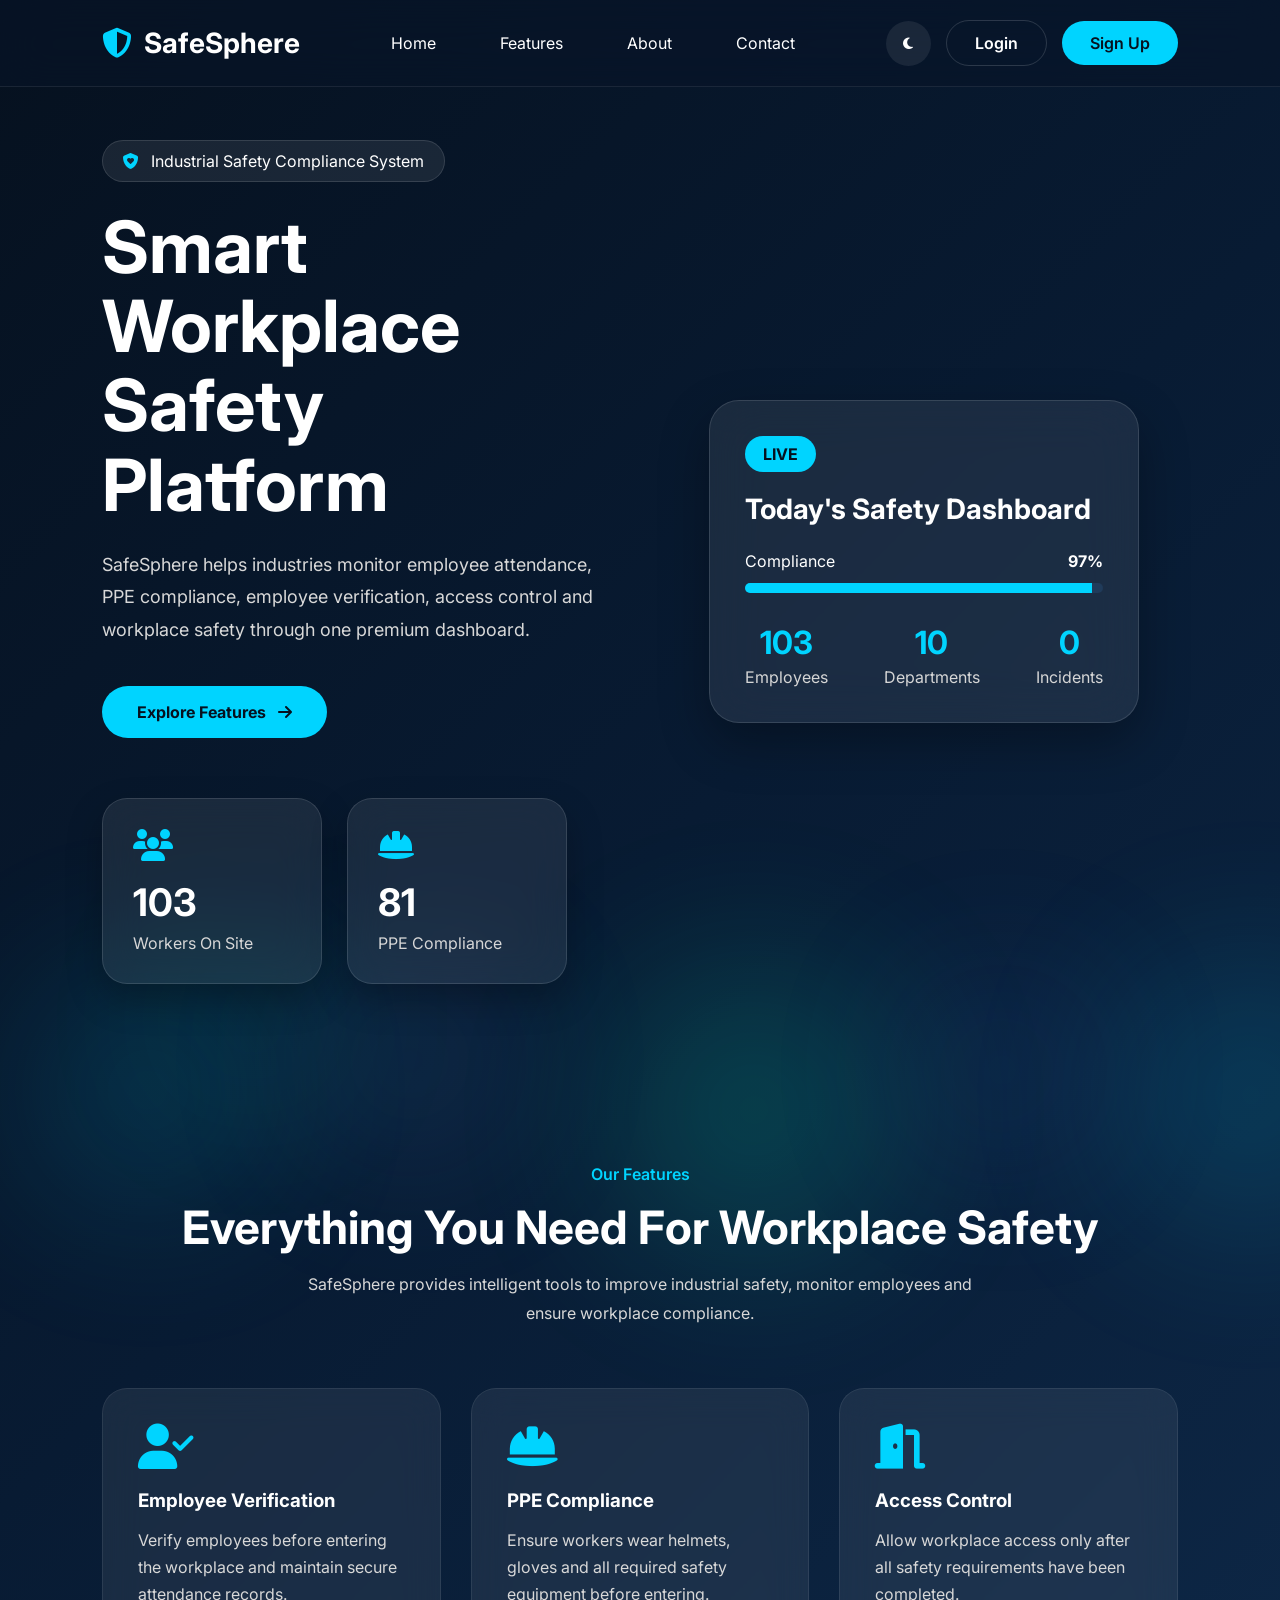
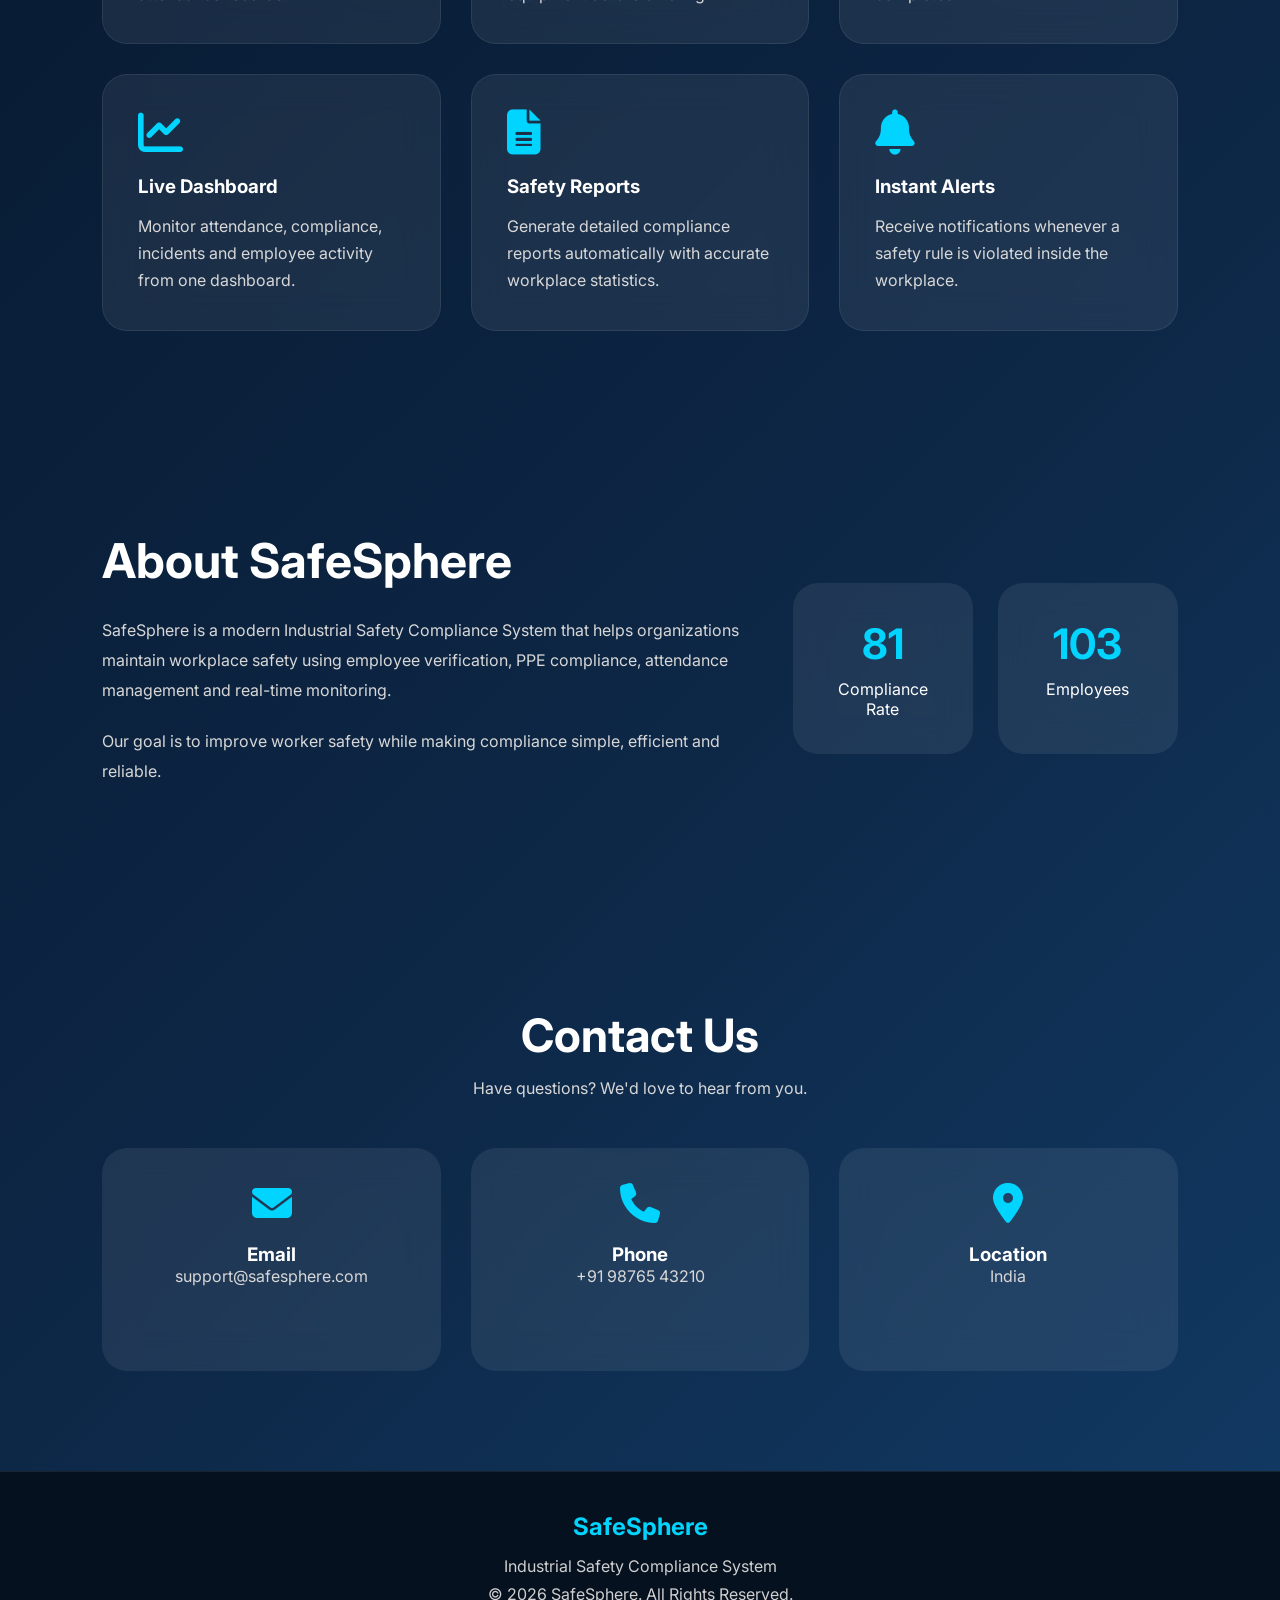
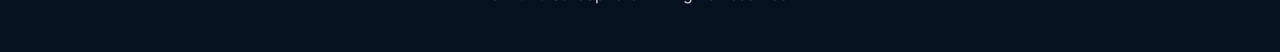
<file: index.html>
<!DOCTYPE html>
<html lang="en">

<head>

    <meta charset="UTF-8">
    <meta name="viewport" content="width=device-width, initial-scale=1.0">

    <title>SafeSphere | Industrial Safety Compliance System</title>

    <!-- Font Awesome -->
    <link rel="stylesheet"
        href="https://cdnjs.cloudflare.com/ajax/libs/font-awesome/6.6.0/css/all.min.css">

    <!-- Google Font -->
    <link href="https://fonts.googleapis.com/css2?family=Inter:wght@300;400;500;600;700;800&display=swap"
        rel="stylesheet">

    <!-- CSS -->
    <link rel="stylesheet" href="css/index.css">

</head>

<body>

    <!-- ================= BACKGROUND ================= -->

    <div class="bg-circle circle1"></div>
    <div class="bg-circle circle2"></div>
    <div class="bg-circle circle3"></div>
    <div class="bg-circle circle4"></div>
    <div class="bg-circle circle5"></div>
    <div class="bg-circle circle6"></div>

    <!-- ================= NAVBAR ================= -->

    <nav class="navbar">

        <div class="logo">

            <i class="fa-solid fa-shield-halved"></i>

            <h2>SafeSphere</h2>

        </div>

        <ul class="nav-links">

            <li><a href="#" class="active">Home</a></li>

            <li><a href="#features">Features</a></li>

            <li><a href="#about">About</a></li>

            <li><a href="#contact">Contact</a></li>

        </ul>

        <div class="nav-buttons">

            <button id="theme-btn">

                <i class="fa-solid fa-moon"></i>

            </button>

            <a href="login.html" class="login-btn">

                Login

            </a>

            <a href="signup.html" class="signup-btn">

                Sign Up

            </a>

        </div>

    </nav>

    <!-- ================= HERO ================= -->

    <section class="hero">

        <div class="hero-left">

            <span class="tag">

                <i class="fa-solid fa-shield-heart"></i>

                Industrial Safety Compliance System

            </span>

            <h1>

                Smart Workplace

                <br>

                Safety Platform

            </h1>

            <p>

                SafeSphere helps industries monitor employee attendance,
                PPE compliance, employee verification,
                access control and workplace safety
                through one premium dashboard.

            </p>

            <div class="hero-buttons">

                <a href="#features" class="secondary">

                    Explore Features

                    <i class="fa-solid fa-arrow-right"></i>

                </a>

            </div>

            <div class="stats-row">

                <div class="glass-card">

                    <i class="fa-solid fa-users"></i>

                    <h2>124+</h2>

                    <span>Workers On Site</span>

                </div>

                <div class="glass-card">

                    <i class="fa-solid fa-helmet-safety"></i>

                    <h2>97%</h2>

                    <span>PPE Compliance</span>

                </div>

            </div>

        </div>

        <div class="hero-right">

            <div class="dashboard-card">

                <div class="status">

                    LIVE

                </div>

                <h3>

                    Today's Safety Dashboard

                </h3>

                <div class="progress-box">

                    <span>Compliance</span>

                    <strong>97%</strong>

                </div>

                <div class="progress">

                    <div class="progress-fill"></div>

                </div>

                <div class="dashboard-stats">

                    <div>

                        <h4>124</h4>

                        <p>Employees</p>

                    </div>

                    <div>

                        <h4>12</h4>

                        <p>Departments</p>

                    </div>

                    <div>

                        <h4>0</h4>

                        <p>Incidents</p>

                    </div>

                </div>

            </div>

        </div>

    </section>
        <!-- ================= FEATURES ================= -->

    <section class="features" id="features">

        <div class="section-title">

            <span>Our Features</span>

            <h2>Everything You Need For Workplace Safety</h2>

            <p>
                SafeSphere provides intelligent tools to improve industrial
                safety, monitor employees and ensure workplace compliance.
            </p>

        </div>

        <div class="feature-grid">

            <div class="feature-card">

                <i class="fa-solid fa-user-check"></i>

                <h3>Employee Verification</h3>

                <p>
                    Verify employees before entering the workplace and
                    maintain secure attendance records.
                </p>

            </div>

            <div class="feature-card">

                <i class="fa-solid fa-helmet-safety"></i>

                <h3>PPE Compliance</h3>

                <p>
                    Ensure workers wear helmets, gloves and all required
                    safety equipment before entering.
                </p>

            </div>

            <div class="feature-card">

                <i class="fa-solid fa-door-open"></i>

                <h3>Access Control</h3>

                <p>
                    Allow workplace access only after all safety
                    requirements have been completed.
                </p>

            </div>

            <div class="feature-card">

                <i class="fa-solid fa-chart-line"></i>

                <h3>Live Dashboard</h3>

                <p>
                    Monitor attendance, compliance,
                    incidents and employee activity
                    from one dashboard.
                </p>

            </div>

            <div class="feature-card">

                <i class="fa-solid fa-file-lines"></i>

                <h3>Safety Reports</h3>

                <p>
                    Generate detailed compliance
                    reports automatically with
                    accurate workplace statistics.
                </p>

            </div>

            <div class="feature-card">

                <i class="fa-solid fa-bell"></i>

                <h3>Instant Alerts</h3>

                <p>
                    Receive notifications whenever
                    a safety rule is violated
                    inside the workplace.
                </p>

            </div>

        </div>

    </section>

    <!-- ================= ABOUT ================= -->

    <section class="about" id="about">

        <div class="about-left">

            <h2>About SafeSphere</h2>

            <p>

                SafeSphere is a modern Industrial Safety Compliance
                System that helps organizations maintain workplace
                safety using employee verification, PPE compliance,
                attendance management and real-time monitoring.

            </p>

            <p>

                Our goal is to improve worker safety while making
                compliance simple, efficient and reliable.

            </p>

        </div>

        <div class="about-right">

            <div class="about-card">

                <h3>97%</h3>

                <span>Compliance Rate</span>

            </div>

            <div class="about-card">

                <h3>124+</h3>

                <span>Employees</span>

            </div>

        </div>

    </section>

    <!-- ================= CONTACT ================= -->

    <section class="contact" id="contact">

        <h2>Contact Us</h2>

        <p>
            Have questions? We'd love to hear from you.
        </p>

        <div class="contact-grid">

            <div class="contact-card">

                <i class="fa-solid fa-envelope"></i>

                <h3>Email</h3>

                <p>support@safesphere.com</p>

            </div>

            <div class="contact-card">

                <i class="fa-solid fa-phone"></i>

                <h3>Phone</h3>

                <p>+91 98765 43210</p>

            </div>

            <div class="contact-card">

                <i class="fa-solid fa-location-dot"></i>

                <h3>Location</h3>

                <p>India</p>

            </div>

        </div>

    </section>

    <!-- ================= FOOTER ================= -->

    <footer>

        <div class="footer-content">

            <h2>SafeSphere</h2>

            <p>

                Industrial Safety Compliance System

            </p>

            <p>

                © 2026 SafeSphere. All Rights Reserved.

            </p>

        </div>

    </footer>

    <script src="js/index.js"></script>

</body>

</html>
</file>
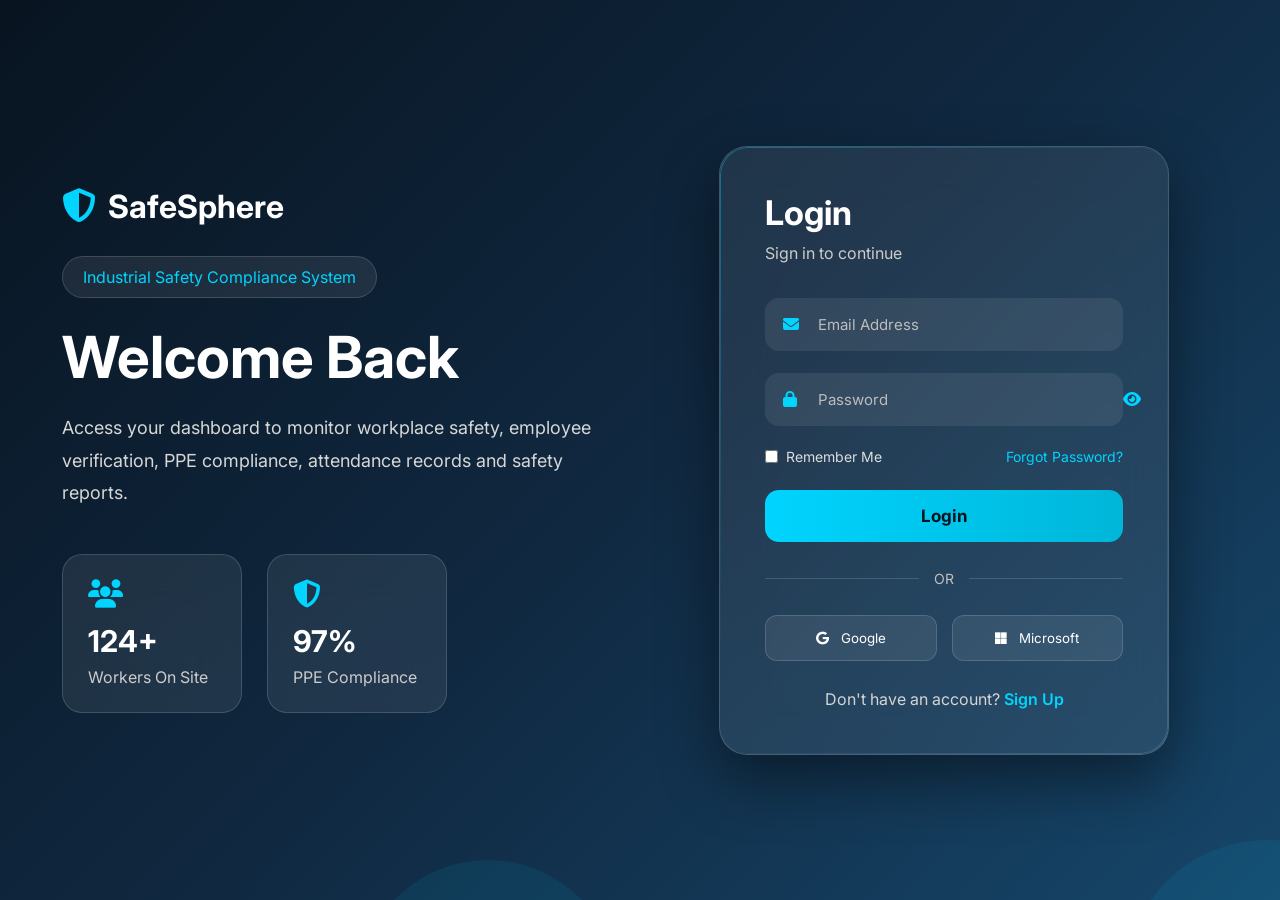
<file: login.html>
<!DOCTYPE html>
<html lang="en">

<head>
    <meta charset="UTF-8">
    <meta name="viewport" content="width=device-width, initial-scale=1.0">
    <title>SafeSphere | Login</title>

    <!-- Font Awesome -->
    <link rel="stylesheet"
        href="https://cdnjs.cloudflare.com/ajax/libs/font-awesome/6.6.0/css/all.min.css">

    <!-- Google Font -->
    <link href="https://fonts.googleapis.com/css2?family=Inter:wght@300;400;500;600;700;800&display=swap"
        rel="stylesheet">

    <!-- Auth CSS -->
    <link rel="stylesheet" href="css/auth.css">
</head>

<body>

    <!-- Animated Background -->

    <div class="bg-animation">
        <span></span>
        <span></span>
        <span></span>
        <span></span>
        <span></span>
    </div>

    <div class="login-container">

        <!-- Left Section -->

        <div class="left-panel">

            <a href="index.html" class="logo">

                <i class="fa-solid fa-shield-halved"></i>

                <h2>SafeSphere</h2>

            </a>

            <span class="badge">

                Industrial Safety Compliance System

            </span>

            <h1>

                Welcome Back

            </h1>

            <p>

                Access your dashboard to monitor workplace safety,
                employee verification, PPE compliance,
                attendance records and safety reports.

            </p>

            <div class="stats">

                <div class="stat-card">

                    <i class="fa-solid fa-users"></i>

                    <h3>124+</h3>

                    <span>Workers On Site</span>

                </div>

                <div class="stat-card">

                    <i class="fa-solid fa-shield-halved"></i>

                    <h3>97%</h3>

                    <span>PPE Compliance</span>

                </div>

            </div>

        </div>

        <!-- Right Section -->

        <div class="right-panel">

            <form class="login-card" id="loginForm">

                <h2>Login</h2>

                <p>

                    Sign in to continue

                </p>

                <!-- Email -->

                <div class="input-box">

                    <i class="fa-solid fa-envelope"></i>

                    <input
                        type="email"
                        id="email"
                        name="email"
                        placeholder="Email Address"
                        autocomplete="email"
                        required>

                </div>

                <!-- Password -->

                <div class="input-box password-box">

                    <i class="fa-solid fa-lock"></i>

                    <input
                        type="password"
                        id="password"
                        name="password"
                        placeholder="Password"
                        autocomplete="current-password"
                        required>

                    <span id="togglePassword">

                        <i class="fa-solid fa-eye"></i>

                    </span>

                </div>

                <div class="options">

                    <label>

                        <input type="checkbox">

                        Remember Me

                    </label>

                    <a href="#">

                        Forgot Password?

                    </a>

                </div>

                <button type="submit" class="login-btn">

                    Login

                </button>

                <div class="divider">

                    <span>OR</span>

                </div>

                <div class="social-login">

                    <button type="button">

                        <i class="fab fa-google"></i>

                        Google

                    </button>

                    <button type="button">

                        <i class="fab fa-microsoft"></i>

                        Microsoft

                    </button>

                </div>

                <div class="bottom-text">

                    Don't have an account?

                    <a href="signup.html">

                        Sign Up

                    </a>

                </div>

            </form>

        </div>

    </div>

    <script src="js/login.js"></script>

</body>

</html>
</file>
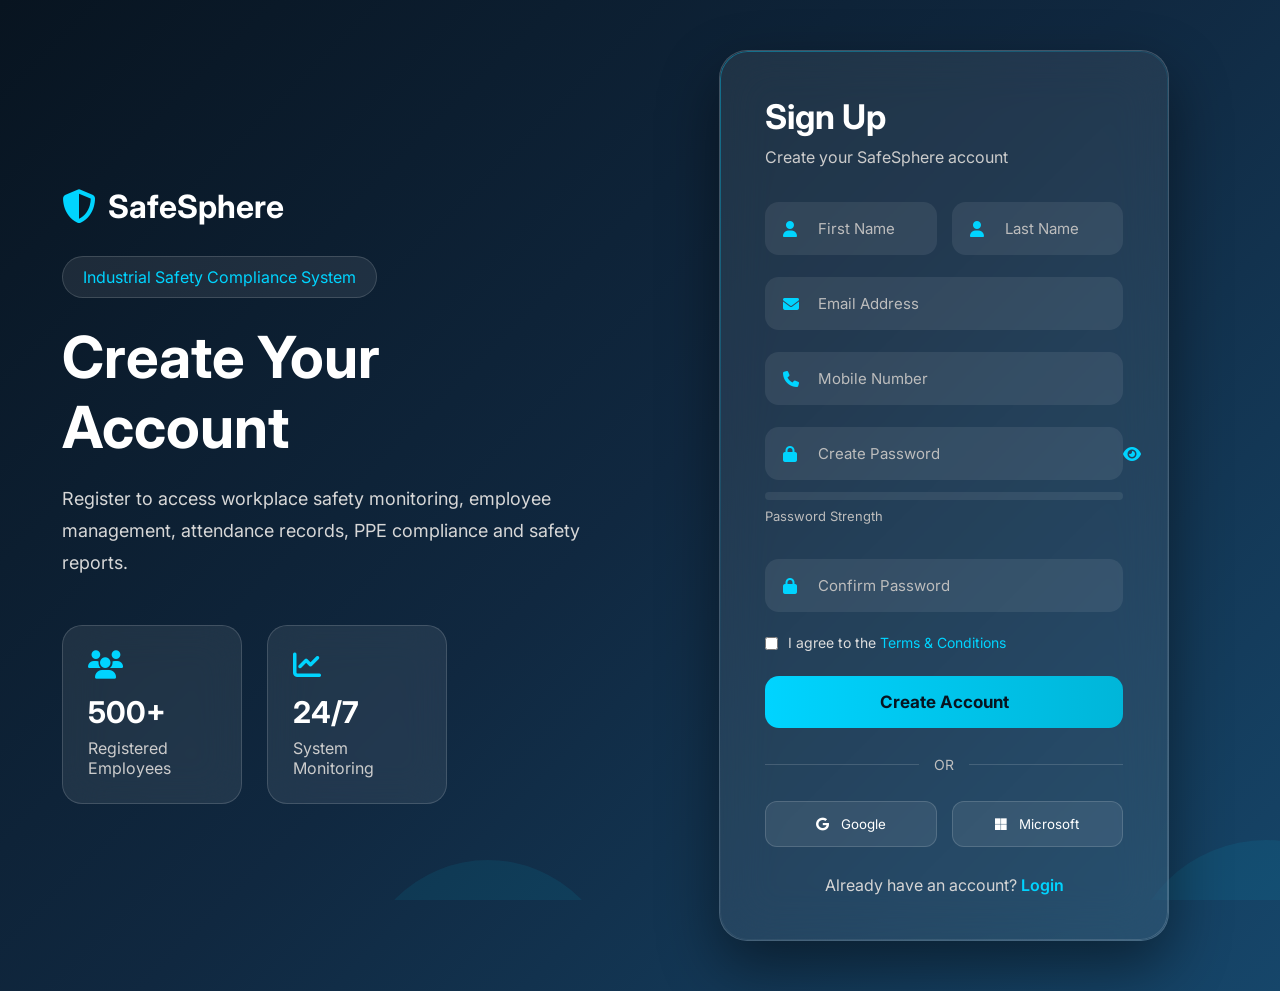
<file: signup.html>
<!DOCTYPE html>
<html lang="en">

<head>
    <meta charset="UTF-8">
    <meta name="viewport" content="width=device-width, initial-scale=1.0">
    <title>SafeSphere | Sign Up</title>

    <!-- Font Awesome -->
    <link rel="stylesheet"
        href="https://cdnjs.cloudflare.com/ajax/libs/font-awesome/6.6.0/css/all.min.css">

    <!-- Google Font -->
    <link href="https://fonts.googleapis.com/css2?family=Inter:wght@300;400;500;600;700;800&display=swap"
        rel="stylesheet">

    <!-- Auth CSS -->
    <link rel="stylesheet" href="css/auth.css">
</head>

<body>

    <!-- Animated Background -->

    <div class="bg-animation">
        <span></span>
        <span></span>
        <span></span>
        <span></span>
        <span></span>
    </div>

    <div class="signup-container">

        <!-- Left Panel -->

        <div class="left-panel">

            <a href="index.html" class="logo">

                <i class="fa-solid fa-shield-halved"></i>

                <h2>SafeSphere</h2>

            </a>

            <span class="badge">

                Industrial Safety Compliance System

            </span>

            <h1>

                Create Your Account

            </h1>

            <p>

                Register to access workplace safety monitoring,
                employee management, attendance records,
                PPE compliance and safety reports.

            </p>

            <div class="stats">

                <div class="stat-card">

                    <i class="fa-solid fa-users"></i>

                    <h3>500+</h3>

                    <span>Registered Employees</span>

                </div>

                <div class="stat-card">

                    <i class="fa-solid fa-chart-line"></i>

                    <h3>24/7</h3>

                    <span>System Monitoring</span>

                </div>

            </div>

        </div>

        <!-- Right Panel -->

        <div class="right-panel">

            <form class="signup-card" id="signupForm">

                <h2>Sign Up</h2>

                <p>

                    Create your SafeSphere account

                </p>

                <!-- Name -->

                <div class="name-group">

                    <div class="input-box">

                        <i class="fa-solid fa-user"></i>

                        <input
                            type="text"
                            id="firstName"
                            placeholder="First Name"
                            required>

                    </div>

                    <div class="input-box">

                        <i class="fa-solid fa-user"></i>

                        <input
                            type="text"
                            id="lastName"
                            placeholder="Last Name"
                            required>

                    </div>

                </div>

                <!-- Email -->

                <div class="input-box">

                    <i class="fa-solid fa-envelope"></i>

                    <input
                        type="email"
                        id="email"
                        placeholder="Email Address"
                        required>

                </div>

                <!-- Phone -->

                <div class="input-box">

                    <i class="fa-solid fa-phone"></i>

                    <input
                        type="tel"
                        id="phone"
                        placeholder="Mobile Number"
                        required>

                </div>

                <!-- Password -->

                <div class="input-box password-box">

                    <i class="fa-solid fa-lock"></i>

                    <input
                        type="password"
                        id="password"
                        placeholder="Create Password"
                        required>

                    <span id="togglePassword">

                        <i class="fa-solid fa-eye"></i>

                    </span>

                </div>

                <!-- Strength -->

                <div class="strength">

                    <div class="strength-bar">

                        <div
                            class="strength-fill"
                            id="strength-fill">
                        </div>

                    </div>

                    <p id="strength-text">

                        Password Strength

                    </p>

                </div>

                <!-- Confirm Password -->

                <div class="input-box">

                    <i class="fa-solid fa-lock"></i>

                    <input
                        type="password"
                        id="confirmPassword"
                        placeholder="Confirm Password"
                        required>

                </div>

                <!-- Terms -->

                <div class="terms">

                    <input
                        type="checkbox"
                        required>

                    <label>

                        I agree to the

                        <a href="#">

                            Terms & Conditions

                        </a>

                    </label>

                </div>

                <!-- Button -->

                <button
                    type="submit"
                    class="signup-btn">

                    Create Account

                </button>

                <!-- Divider -->

                <div class="divider">

                    <span>OR</span>

                </div>

                <!-- Social -->

                <div class="social-login">

                    <button type="button">

                        <i class="fab fa-google"></i>

                        Google

                    </button>

                    <button type="button">

                        <i class="fab fa-microsoft"></i>

                        Microsoft

                    </button>

                </div>

                <!-- Bottom -->

                <div class="bottom-text">

                    Already have an account?

                    <a href="login.html">

                        Login

                    </a>

                </div>

            </form>

        </div>

    </div>

    <script src="js/signup.js"></script>

</body>

</html>
</file>
<file: css/index.css>
/* ===========================
   GOOGLE FONT & RESET
=========================== */

*{
    margin:0;
    padding:0;
    box-sizing:border-box;
    font-family:'Inter',sans-serif;
    scroll-behavior:smooth;
}

body{
    background:linear-gradient(135deg,#06111f,#081b33,#0d2746,#123b66);
    color:#fff;
    overflow-x:hidden;
    min-height:100vh;
}

/* ===========================
   FLOATING BUBBLES
=========================== */

.bg-circle{
    position:fixed;
    border-radius:50%;
    filter:blur(90px);
    opacity:.18;
    z-index:-1;
    animation:floatBubble linear infinite;
}

.circle1{
    width:220px;
    height:220px;
    left:3%;
    bottom:-300px;
    background:#00d4ff;
    animation-duration:18s;
}

.circle2{
    width:180px;
    height:180px;
    left:25%;
    bottom:-250px;
    background:#4facfe;
    animation-duration:20s;
}

.circle3{
    width:280px;
    height:280px;
    left:48%;
    bottom:-350px;
    background:#00ffc8;
    animation-duration:24s;
}

.circle4{
    width:160px;
    height:160px;
    left:72%;
    bottom:-250px;
    background:#3b82f6;
    animation-duration:16s;
}

.circle5{
    width:250px;
    height:250px;
    left:88%;
    bottom:-320px;
    background:#00d4ff;
    animation-duration:22s;
}

.circle6{
    width:120px;
    height:120px;
    left:15%;
    bottom:-180px;
    background:#00ffc8;
    animation-duration:14s;
}

@keyframes floatBubble{

0%{
transform:translateY(0) scale(.6);
opacity:0;
}

20%{
opacity:.22;
}

100%{
transform:translateY(-150vh) scale(1.6);
opacity:0;
}

}

/* ===========================
   NAVBAR
=========================== */

.navbar{

position:fixed;

top:0;

left:0;

width:100%;

padding:20px 8%;

display:flex;

justify-content:space-between;

align-items:center;

background:rgba(8,20,40,.55);

backdrop-filter:blur(18px);

border-bottom:1px solid rgba(255,255,255,.08);

z-index:1000;

}

.logo{

display:flex;

align-items:center;

gap:12px;

}

.logo i{

font-size:30px;

color:#00d4ff;

}

.logo h2{

font-size:28px;

font-weight:700;

}

.nav-links{

display:flex;

list-style:none;

gap:20px;

}

.nav-links a{

padding:12px 22px;

border-radius:40px;

text-decoration:none;

color:#fff;

transition:.35s;

position:relative;

}

.nav-links a:hover{

background:rgba(255,255,255,.10);

box-shadow:
0 0 12px rgba(255,255,255,.35),
0 0 30px rgba(255,255,255,.15);

}

.nav-links a.active{

background:rgba(255,255,255,.12);

box-shadow:
0 0 15px rgba(255,255,255,.45);

}

.nav-buttons{

display:flex;

align-items:center;

gap:15px;

}

#theme-btn{

width:45px;

height:45px;

border:none;

border-radius:50%;

background:rgba(255,255,255,.08);

color:#fff;

cursor:pointer;

transition:.3s;

}

#theme-btn:hover{

background:#00d4ff;

color:#06111f;

}

.login-btn,
.signup-btn{

padding:12px 28px;

border-radius:30px;

text-decoration:none;

font-weight:600;

transition:.35s;

}

.login-btn{

border:1px solid rgba(255,255,255,.15);

color:#fff;

}

.login-btn:hover{

background:#fff;

color:#06111f;

}

.signup-btn{

background:#00d4ff;

color:#06111f;

}

.signup-btn:hover{

transform:translateY(-4px);

box-shadow:0 10px 30px rgba(0,212,255,.4);

}

/* ===========================
   HERO
=========================== */

.hero{

min-height:100vh;

display:flex;

justify-content:space-between;

align-items:center;

padding:140px 8% 80px;

gap:60px;

}

.hero-left{

flex:1;

}

.tag{

display:inline-block;

padding:10px 20px;

border-radius:30px;

background:rgba(255,255,255,.08);

border:1px solid rgba(255,255,255,.12);

margin-bottom:25px;

}

.tag i{

margin-right:8px;

color:#00d4ff;

}

.hero-left h1{

font-size:72px;

line-height:1.1;

margin-bottom:25px;

}

.hero-left p{

font-size:18px;

line-height:1.8;

color:#d8d8d8;

max-width:620px;

}

.hero-buttons{

margin-top:40px;

}

.secondary{

display:inline-flex;

align-items:center;

gap:12px;

padding:16px 35px;

background:#00d4ff;

color:#06111f;

border-radius:40px;

text-decoration:none;

font-weight:700;

transition:.35s;

}

.secondary:hover{

transform:translateY(-5px);

box-shadow:0 15px 35px rgba(0,212,255,.35);

}
/* ===========================
   STATS CARDS
=========================== */

.stats-row{
    display:flex;
    gap:25px;
    margin-top:60px;
    flex-wrap:wrap;
}

.glass-card{
    width:220px;
    padding:30px;
    border-radius:25px;
    background:rgba(255,255,255,.08);
    backdrop-filter:blur(20px);
    border:1px solid rgba(255,255,255,.12);
    box-shadow:0 15px 35px rgba(0,0,0,.25);
    transition:.4s;
}

.glass-card:hover{
    transform:translateY(-10px) scale(1.03);
    box-shadow:0 15px 40px rgba(0,212,255,.35);
}

.glass-card i{
    font-size:32px;
    color:#00d4ff;
    margin-bottom:18px;
}

.glass-card h2{
    font-size:38px;
    margin-bottom:8px;
}

.glass-card span{
    color:#d7d7d7;
}

/* ===========================
   DASHBOARD CARD
=========================== */

.hero-right{
    flex:1;
    display:flex;
    justify-content:center;
}

.dashboard-card{
    width:430px;
    padding:35px;
    border-radius:30px;
    background:rgba(255,255,255,.08);
    backdrop-filter:blur(25px);
    border:1px solid rgba(255,255,255,.12);
    box-shadow:0 20px 50px rgba(0,0,0,.3);
    transition:.4s;
}

.dashboard-card:hover{
    transform:translateY(-10px);
}

.status{
    display:inline-block;
    padding:8px 18px;
    border-radius:30px;
    background:#00d4ff;
    color:#06111f;
    font-weight:700;
    margin-bottom:20px;
}

.dashboard-card h3{
    margin-bottom:25px;
    font-size:28px;
}

.progress-box{
    display:flex;
    justify-content:space-between;
    margin-bottom:12px;
}

.progress{
    width:100%;
    height:10px;
    background:#203b5a;
    border-radius:20px;
    overflow:hidden;
    margin-bottom:30px;
}

.progress-fill{
    width:97%;
    height:100%;
    background:#00d4ff;
    animation:progress 2s ease;
}

@keyframes progress{
    from{width:0;}
    to{width:97%;}
}

.dashboard-stats{
    display:flex;
    justify-content:space-between;
    text-align:center;
}

.dashboard-stats h4{
    font-size:32px;
    color:#00d4ff;
}

.dashboard-stats p{
    color:#d6d6d6;
    margin-top:5px;
}

/* ===========================
   FEATURES
=========================== */

.features{
    padding:100px 8%;
}

.section-title{
    text-align:center;
    margin-bottom:60px;
}

.section-title span{
    color:#00d4ff;
    font-weight:600;
}

.section-title h2{
    font-size:46px;
    margin:15px 0;
}

.section-title p{
    color:#d8d8d8;
    max-width:700px;
    margin:auto;
    line-height:1.8;
}

.feature-grid{
    display:grid;
    grid-template-columns:repeat(auto-fit,minmax(280px,1fr));
    gap:30px;
}

.feature-card{
    background:rgba(255,255,255,.07);
    border:1px solid rgba(255,255,255,.08);
    backdrop-filter:blur(18px);
    padding:35px;
    border-radius:25px;
    transition:.4s;
}

.feature-card:hover{
    transform:translateY(-10px);
    box-shadow:0 15px 40px rgba(0,212,255,.25);
}

.feature-card i{
    font-size:45px;
    color:#00d4ff;
    margin-bottom:20px;
}

.feature-card h3{
    margin-bottom:15px;
}

.feature-card p{
    color:#d8d8d8;
    line-height:1.7;
}

/* ===========================
   ABOUT
=========================== */

.about{
    padding:100px 8%;
    display:flex;
    justify-content:space-between;
    gap:50px;
    align-items:center;
}

.about-left{
    flex:1;
}

.about-left h2{
    font-size:48px;
    margin-bottom:25px;
}

.about-left p{
    color:#d7d7d7;
    line-height:1.9;
    margin-bottom:20px;
}

.about-right{
    display:flex;
    gap:25px;
}

.about-card{
    width:180px;
    padding:35px;
    text-align:center;
    background:rgba(255,255,255,.08);
    border-radius:25px;
    backdrop-filter:blur(18px);
}

.about-card h3{
    font-size:42px;
    color:#00d4ff;
    margin-bottom:10px;
}

/* ===========================
   CONTACT
=========================== */

.contact{
    padding:100px 8%;
    text-align:center;
}

.contact h2{
    font-size:46px;
    margin-bottom:15px;
}

.contact p{
    color:#d8d8d8;
    margin-bottom:50px;
}

.contact-grid{
    display:grid;
    grid-template-columns:repeat(auto-fit,minmax(250px,1fr));
    gap:30px;
}

.contact-card{
    padding:35px;
    background:rgba(255,255,255,.08);
    border-radius:25px;
    backdrop-filter:blur(18px);
    transition:.4s;
}

.contact-card:hover{
    transform:translateY(-8px);
}

.contact-card i{
    font-size:40px;
    color:#00d4ff;
    margin-bottom:20px;
}

/* ===========================
   FOOTER
=========================== */

footer{
    padding:40px;
    text-align:center;
    background:#06111f;
    border-top:1px solid rgba(255,255,255,.08);
}

.footer-content h2{
    color:#00d4ff;
    margin-bottom:15px;
}

.footer-content p{
    color:#cfcfcf;
    margin:8px 0;
}

/* ===========================
   RESPONSIVE
=========================== */

@media(max-width:1000px){

.hero{
    flex-direction:column;
    text-align:center;
}

.hero-left,
.hero-right{
    width:100%;
}

.hero-left h1{
    font-size:55px;
}

.stats-row{
    justify-content:center;
}

.about{
    flex-direction:column;
}

.nav-links{
    display:none;
}

}

@media(max-width:700px){

.hero-left h1{
    font-size:42px;
}

.dashboard-card{
    width:100%;
}

.glass-card{
    width:100%;
}

.stats-row{
    flex-direction:column;
}

.logo h2{
    font-size:22px;
}

.login-btn,
.signup-btn{
    padding:10px 18px;
}

.features,
.about,
.contact{
    padding:70px 6%;
}

.section-title h2,
.about-left h2,
.contact h2{
    font-size:34px;
}

}
</file>
<file: css/auth.css>
/* =====================================================
   SafeSphere Premium Authentication CSS - Part 1
===================================================== */

*{
    margin:0;
    padding:0;
    box-sizing:border-box;
    font-family:'Inter',sans-serif;
}

html{
    scroll-behavior:smooth;
}

body{
    min-height:100vh;
    background:linear-gradient(135deg,#081420,#102840,#16466a);
    color:#ffffff;

    /* Allow scrolling on small screens */
    overflow-x:hidden;
    overflow-y:auto;
}

/* Animated Background */

.bg-animation{
    position:fixed;
    inset:0;
    overflow:hidden;
    z-index:-2;
}

.bg-animation span{
    position:absolute;
    display:block;
    border-radius:50%;
    background:rgba(0,212,255,.08);
    animation:float 20s linear infinite;
    bottom:-220px;
}

.bg-animation span:nth-child(1){
    width:170px;
    height:170px;
    left:8%;
}

.bg-animation span:nth-child(2){
    width:260px;
    height:260px;
    left:28%;
    animation-duration:24s;
}

.bg-animation span:nth-child(3){
    width:220px;
    height:220px;
    left:50%;
    animation-duration:18s;
}

.bg-animation span:nth-child(4){
    width:180px;
    height:180px;
    left:72%;
    animation-duration:22s;
}

.bg-animation span:nth-child(5){
    width:280px;
    height:280px;
    left:88%;
    animation-duration:26s;
}

@keyframes float{

0%{
transform:translateY(0) rotate(0deg);
opacity:0;
}

20%{
opacity:1;
}

100%{
transform:translateY(-120vh) rotate(360deg);
opacity:0;
}

}

/* Main Layout */

.login-container,
.signup-container{

    width:95%;
    max-width:1300px;
    min-height:100vh;

    margin:auto;

    display:flex;
    align-items:center;
    justify-content:space-between;

    gap:60px;

    padding:50px 30px;

}

/* Left Side */

.left-panel{

    flex:1;

}

.logo{

    display:flex;
    align-items:center;
    gap:12px;

    color:white;
    text-decoration:none;

    margin-bottom:30px;

}

.logo i{

    font-size:34px;
    color:#00d4ff;

}

.logo h2{

    font-size:32px;
    font-weight:700;

}

.badge{

    display:inline-block;

    padding:10px 20px;

    border-radius:30px;

    background:rgba(255,255,255,.08);

    border:1px solid rgba(255,255,255,.15);

    color:#00d4ff;

    margin-bottom:25px;

}

.left-panel h1{

    font-size:58px;

    line-height:1.2;

    margin-bottom:20px;

}

.left-panel p{

    font-size:18px;

    color:#d7d7d7;

    line-height:1.8;

    max-width:550px;

}

/* Statistics */

.stats{

    display:flex;

    gap:25px;

    margin-top:45px;

}

.stat-card{

    width:180px;

    padding:25px;

    border-radius:20px;

    backdrop-filter:blur(20px);

    background:rgba(255,255,255,.08);

    border:1px solid rgba(255,255,255,.15);

    transition:.35s;

}

.stat-card:hover{

    transform:translateY(-8px);

    box-shadow:0 20px 40px rgba(0,212,255,.18);

}

.stat-card i{

    font-size:28px;

    color:#00d4ff;

    margin-bottom:15px;

}

.stat-card h3{

    font-size:30px;

    margin-bottom:8px;

}

.stat-card span{

    color:#cccccc;

}

/* Right Side */

.right-panel{

    flex:1;

    display:flex;

    justify-content:center;

}

/* Glass Card */

.login-card,
.signup-card{

    width:450px;

    background:rgba(255,255,255,.08);

    backdrop-filter:blur(25px);

    border:1px solid rgba(255,255,255,.15);

    border-radius:28px;

    padding:45px;

    box-shadow:0 25px 60px rgba(0,0,0,.45);

}

.login-card h2,
.signup-card h2{

    font-size:34px;

    margin-bottom:10px;

}

.login-card p,
.signup-card p{

    color:#cccccc;

    margin-bottom:35px;

}
/* =====================================================
   SafeSphere Premium Authentication CSS - Part 2
===================================================== */

/* Input Fields */

.input-box{
    position:relative;
    margin-bottom:22px;
}

.input-box i{
    position:absolute;
    left:18px;
    top:50%;
    transform:translateY(-50%);
    color:#00d4ff;
    font-size:16px;
}

.input-box input{
    width:100%;
    padding:16px 18px 16px 52px;
    border:none;
    outline:none;
    border-radius:14px;
    background:rgba(255,255,255,.08);
    border:1px solid transparent;
    color:#fff;
    font-size:15px;
    transition:.3s;
}

.input-box input::placeholder{
    color:#bdbdbd;
}

.input-box input:focus{
    border-color:#00d4ff;
    box-shadow:0 0 20px rgba(0,212,255,.25);
    background:rgba(255,255,255,.10);
}

/* Password Eye */

.password-box span{
    position:absolute;
    right:18px;
    top:50%;
    transform:translateY(-50%);
    cursor:pointer;
    color:#00d4ff;
    font-size:16px;
}

/* Remember Me */

.options{
    display:flex;
    justify-content:space-between;
    align-items:center;
    margin-bottom:25px;
    font-size:14px;
}

.options label{
    display:flex;
    align-items:center;
    gap:8px;
    color:#ddd;
    cursor:pointer;
}

.options input[type="checkbox"]{
    accent-color:#00d4ff;
}

.options a{
    color:#00d4ff;
    text-decoration:none;
    transition:.3s;
}

.options a:hover{
    color:#6beeff;
}

/* Login & Signup Button */

.login-btn,
.signup-btn{
    width:100%;
    padding:16px;
    border:none;
    border-radius:14px;
    cursor:pointer;
    font-size:17px;
    font-weight:700;
    color:#081420;
    background:linear-gradient(90deg,#00d4ff,#00b6d9);
    transition:.35s;
}

.login-btn:hover,
.signup-btn:hover{
    transform:translateY(-3px);
    box-shadow:0 15px 35px rgba(0,212,255,.35);
}

/* Divider */

.divider{
    display:flex;
    align-items:center;
    margin:28px 0;
    color:#bfbfbf;
}

.divider::before,
.divider::after{
    content:"";
    flex:1;
    height:1px;
    background:rgba(255,255,255,.15);
}

.divider span{
    margin:0 15px;
    font-size:14px;
}

/* Social Login */

.social-login{
    display:flex;
    gap:15px;
}

.social-login button{
    flex:1;
    padding:14px;
    border-radius:12px;
    border:1px solid rgba(255,255,255,.15);
    background:rgba(255,255,255,.08);
    color:#fff;
    cursor:pointer;
    transition:.3s;
}

.social-login button:hover{
    background:#00d4ff;
    color:#081420;
}

.social-login i{
    margin-right:8px;
}

/* Bottom Text */

.bottom-text{
    margin-top:28px;
    text-align:center;
    color:#d5d5d5;
}

.bottom-text a{
    color:#00d4ff;
    text-decoration:none;
    font-weight:600;
}

.bottom-text a:hover{
    text-decoration:underline;
}

/* Signup Only */

.name-group{
    display:flex;
    gap:15px;
}

.name-group .input-box{
    flex:1;
}

/* Password Strength */

.strength{
    margin-top:-10px;
    margin-bottom:18px;
}

.strength-bar{
    width:100%;
    height:8px;
    background:rgba(255,255,255,.08);
    border-radius:20px;
    overflow:hidden;
}

.strength-fill{
    width:0%;
    height:100%;
    background:#00d4ff;
    transition:.4s;
}

.strength p{
    margin-top:8px;
    font-size:13px;
    color:#bdbdbd;
}

/* Terms */

.terms{
    display:flex;
    align-items:flex-start;
    gap:10px;
    margin-bottom:25px;
    color:#ddd;
    font-size:14px;
}

.terms input{
    accent-color:#00d4ff;
    margin-top:3px;
}

.terms a{
    color:#00d4ff;
    text-decoration:none;
}
/* =====================================================
   SafeSphere Premium Authentication CSS - Part 3
===================================================== */

/* Card Border Glow */

.login-card,
.signup-card{
    position:relative;
    overflow:hidden;
}

.login-card::before,
.signup-card::before{
    content:"";
    position:absolute;
    inset:0;
    padding:1px;
    border-radius:28px;
    background:linear-gradient(
        135deg,
        rgba(0,212,255,.4),
        transparent,
        rgba(255,255,255,.15)
    );

    -webkit-mask:
        linear-gradient(#fff 0 0) content-box,
        linear-gradient(#fff 0 0);

    -webkit-mask-composite:xor;
    mask-composite:exclude;
    pointer-events:none;
}

/* Hover Effect */

.login-card:hover,
.signup-card:hover{
    transform:translateY(-5px);
    transition:.35s;
    box-shadow:0 30px 60px rgba(0,212,255,.18);
}

/* Button Shine */

.login-btn,
.signup-btn{
    position:relative;
    overflow:hidden;
}

.login-btn::before,
.signup-btn::before{
    content:"";
    position:absolute;
    top:0;
    left:-120%;
    width:100%;
    height:100%;

    background:linear-gradient(
        90deg,
        transparent,
        rgba(255,255,255,.35),
        transparent
    );

    transition:.8s;
}

.login-btn:hover::before,
.signup-btn:hover::before{
    left:120%;
}

/* Logo Animation */

.logo{
    transition:.3s;
}

.logo:hover{
    transform:scale(1.03);
}

.logo:hover i{
    transform:rotate(-12deg);
    transition:.3s;
}

/* Input Animation */

.input-box{
    transition:.3s;
}

.input-box:focus-within{
    transform:scale(1.02);
}

/* Fade Animation */

@keyframes fadeUp{

    from{

        opacity:0;
        transform:translateY(40px);

    }

    to{

        opacity:1;
        transform:translateY(0);

    }

}

.left-panel{
    animation:fadeUp .8s ease;
}

.right-panel{
    animation:fadeUp 1s ease;
}

/* Scrollbar */

::-webkit-scrollbar{
    width:8px;
}

::-webkit-scrollbar-track{
    background:#081420;
}

::-webkit-scrollbar-thumb{
    background:#00d4ff;
    border-radius:20px;
}

/* ==========================
      RESPONSIVE DESIGN
========================== */

@media(max-width:1100px){

.login-container,
.signup-container{

    flex-direction:column;
    justify-content:center;
    gap:40px;

    min-height:auto;

    padding:40px 20px;

}

.left-panel,
.right-panel{

    width:100%;

    text-align:center;

}

.left-panel p{

    max-width:100%;
    margin:auto;

}

.stats{

    justify-content:center;

}

.login-card,
.signup-card{

    width:100%;
    max-width:470px;

}

}

/* Tablet */

@media(max-width:768px){

body{

    overflow-y:auto;

}

.login-container,
.signup-container{

    padding:30px 20px;

}

.left-panel h1{

    font-size:42px;

}

.logo{

    justify-content:center;

}

.stats{

    flex-direction:column;
    align-items:center;

}

.name-group{

    flex-direction:column;

}

.social-login{

    flex-direction:column;

}

.options{

    flex-direction:column;
    align-items:flex-start;
    gap:12px;

}

}

/* Mobile */

@media(max-width:500px){

body{

    overflow-y:auto;

}

.left-panel{

    margin-bottom:20px;

}

.left-panel h1{

    font-size:34px;

}

.left-panel p{

    font-size:15px;

}

.badge{

    font-size:13px;

}

.logo h2{

    font-size:26px;

}

.login-card,
.signup-card{

    padding:28px 20px;

}

.input-box input{

    font-size:14px;

}

.login-btn,
.signup-btn{

    font-size:15px;

}

}
</file>
